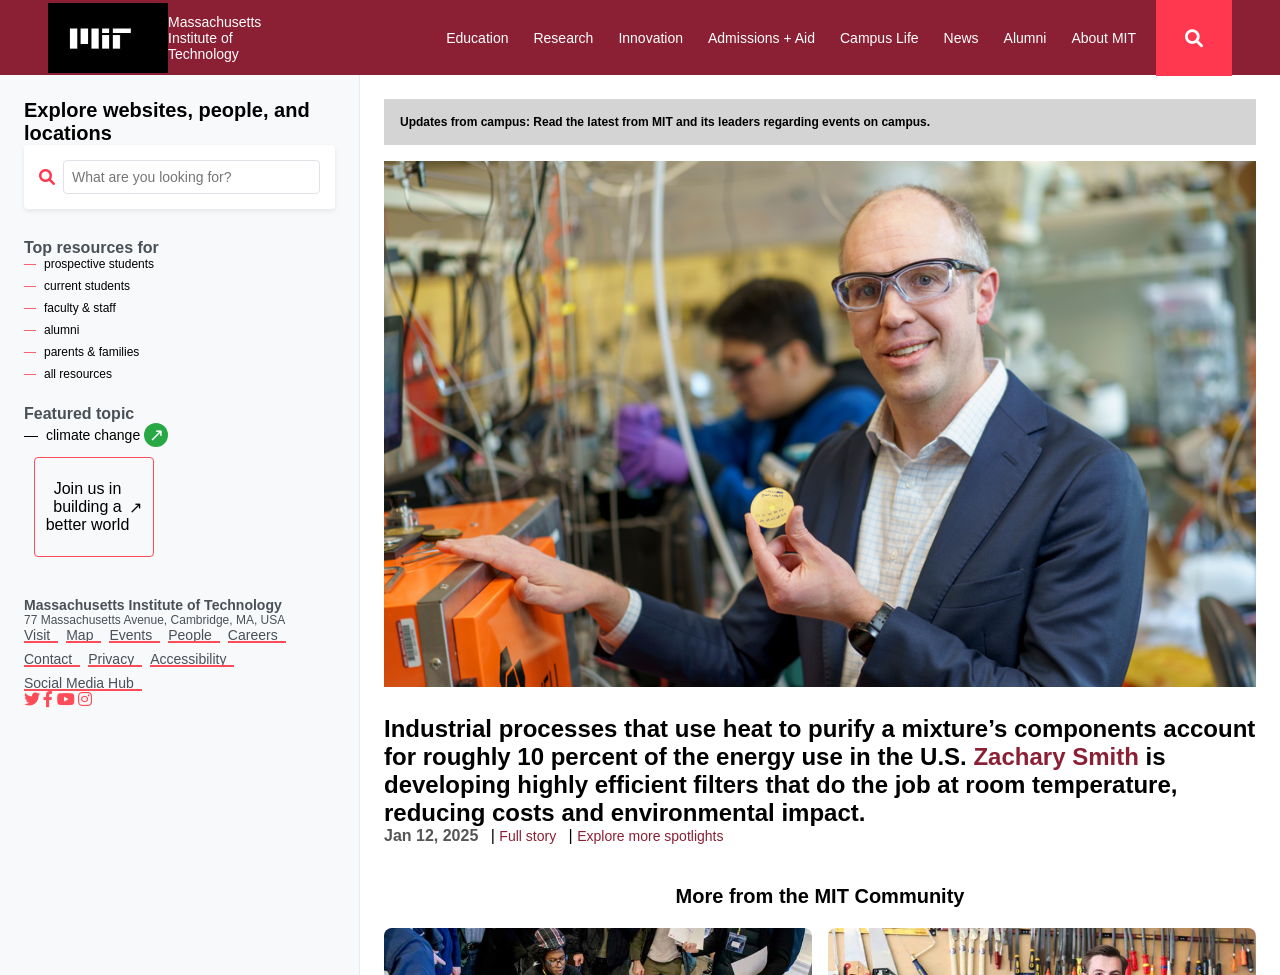
<file: index.html>
<!DOCTYPE html>
<html lang="en">
  <head>
    <meta charset="UTF-8" />
    <meta name="viewport" content="width=device-width, initial-scale=1.0" />
    <title>MIT - Massachusetts Institute of Technology</title>
    <link
      rel="stylesheet"
      href="https://cdnjs.cloudflare.com/ajax/libs/font-awesome/6.0.0-beta3/css/all.min.css"
    />
    <link rel="stylesheet" href="styles.css" />
  </head>
  <body>
    <header>
      <div class="header-content">
        <a href="#" class="logo-container">
          <img src="logo1.jpg" alt="Logo" style="width: 120px; height: 70px">
          <div class="institute-name">
            Massachusetts<br />
            Institute of<br />
            Technology
          </div>
        </a>
        <nav>
          <ul class="nav-links">
            <li><a href="#">Education</a></li>
            <li><a href="#">Research</a></li>
            <li><a href="#">Innovation</a></li>
            <li><a href="#">Admissions + Aid</a></li>
            <li><a href="#">Campus Life</a></li>
            <li><a href="#">News</a></li>
            <li><a href="#">Alumni</a></li>
            <li><a href="#">About MIT</a></li>
          </ul>
          <div class="search-button">
            <i class="fas fa-search"></i>
          </div>
        </nav>
      </div>
    </header>

    <main>
      <aside class="sidebar">
        <h2>Explore websites, people, and locations</h2>
        <div class="search-container">
          <div class="search-wrapper">
            <i class="fas fa-search"></i>
            <input
              type="text"
              class="search-input"
              placeholder="What are you looking for?"
            />
          </div>
        </div>

        <h3 class="section-heading">Top resources for</h3>
        <ul class="resources-list">
          <li>prospective students</li>
          <li>current students</li>
          <li>faculty & staff</li>
          <li>alumni</li>
          <li>parents & families</li>
          <li>all resources</li>
        </ul>

        <h3 class="section-heading">Featured topic</h3>
        <div class="climate-change">
          climate change
          <span class="arrow">↗</span>
        </div>

        <div class="join-button">
          Join us in<br />
          building a<br />
          better world
          <span class="arrow">↗</span>
        </div>

        <!-- Footer Content moved to Sidebar -->
        <div class="footer-content">
          <h3>Massachusetts Institute of Technology</h3>
          <div class="address">77 Massachusetts Avenue, Cambridge, MA, USA</div>
          <div class="footer-links">
            <a href="#">Visit</a>
            <a href="#">Map</a>
            <a href="#">Events</a>
            <a href="#">People</a>
            <a href="#">Careers</a>
            <a href="#">Contact</a>
            <a href="#">Privacy</a>
            <a href="#">Accessibility</a>
            <a href="#">Social Media Hub</a>
          </div>
          <div class="social-media">
            <a href="#"><i class="fab fa-twitter"></i></a>
            <a href="#"><i class="fab fa-facebook-f"></i></a>
            <a href="#"><i class="fab fa-youtube"></i></a>
            <a href="#"><i class="fab fa-instagram"></i></a>
          </div>
        </div>
      </aside>

      <section class="content-area">
        <div class="updates-banner">
          Updates from campus: Read the latest from MIT and its leaders
          regarding events on campus.
        </div>

        <!-- Feature Image -->
        <div class="feature-image-section">
          <img
            src="feature-image.jpg"
            alt="MIT research feature"
            class="feature-image"
          />
        </div>

        <!-- Spotlight Section -->
        <section class="spotlight">
          <h2>
            Industrial processes that use heat to purify a mixture’s components
            account for roughly 10 percent of the energy use in the U.S.
            <span class="highlight">Zachary Smith</span> is developing highly
            efficient filters that do the job at room temperature, reducing
            costs and environmental impact.
          </h2>
          <p></p>
          <div class="spotlight-links">
            <span class="spotlight-date">Jan 12, 2025</span> |
            <a href="#">Full story</a> |
            <a href="#">Explore more spotlights</a>
          </div>
        </section>

        <!-- More from the MIT Community -->
        <section class="community-section">
          <h2 style="text-align: center; margin-top: 20px; margin-bottom: 20px;">More from the MIT Community</h2>


          <div class="community-content">
            <div class="community-item">
              <img src="f1.jpg" alt="Community image 1" />
              <h5>AROUND CAMPUS</h5>
              <p>
                More from the MIT community: About 15 people gather around large
                papers on the floor with symbols on them. Around campus: More
                puzzles, less sleep. The annual three-day MIT Mystery Hunt, a
                tradition since 1981, returns to campus on January 17. Here’s
                how last year’s puzzle marathon played out.
              </p>
            </div>
            <div class="community-item">
              <img src="f2.jpg" alt="Community image 2" />
              <h5>AROUND CAMPUS</h5>
              <p>
                More from the MIT community: About 15 people gather around large
                papers on the floor with symbols on them. Around campus: More
                puzzles, less sleep. The annual three-day MIT Mystery Hunt, a
                tradition since 1981, returns to campus on January 17. Here’s
                how last year’s puzzle marathon played out.
              </p>
            </div>
            <div class="community-item">
              <img src="f3.jpg" alt="Community image 1" />
              <h5>AROUND CAMPUS</h5>
              <p>
                More from the MIT community: About 15 people gather around large
                papers on the floor with symbols on them. Around campus: More
                puzzles, less sleep. The annual three-day MIT Mystery Hunt, a
                tradition since 1981, returns to campus on January 17. Here’s
                how last year’s puzzle marathon played out.
              </p>
            </div>
            <div class="community-item">
              <img src="f4.jpg" alt="Community image 1" />
              <h5>AROUND CAMPUS</h5>
              <p>
                More from the MIT community: About 15 people gather around large
                papers on the floor with symbols on them. Around campus: More
                puzzles, less sleep. The annual three-day MIT Mystery Hunt, a
                tradition since 1981, returns to campus on January 17. Here’s
                how last year’s puzzle marathon played out.
              </p>
            </div>
            <div class="community-item">
              <img src="f5.jpg" alt="Community image 1" />
              <h5>AROUND CAMPUS</h5>
              <p>
                More from the MIT community: About 15 people gather around large
                papers on the floor with symbols on them. Around campus: More
                puzzles, less sleep. The annual three-day MIT Mystery Hunt, a
                tradition since 1981, returns to campus on January 17. Here’s
                how last year’s puzzle marathon played out.
              </p>
            </div>
            <div class="community-item">
              <img src="f6.jpg" alt="Community image 1" />
              <h5>AROUND CAMPUS</h5>
              <p>
                More from the MIT community: About 15 people gather around large
                papers on the floor with symbols on them. Around campus: More
                puzzles, less sleep. The annual three-day MIT Mystery Hunt, a
                tradition since 1981, returns to campus on January 17. Here’s
                how last year’s puzzle marathon played out.
              </p>
            </div>
            <footer class="red-footer">
              <div class="footer-content">
                <p>Want more about MIT? </br>Explore more spotlights, or subscribe to receive daily or weekly doses of MIT in your inbox.</p>
                <button class="subscribe-button">Subscribe</button>
              </div>
            </footer>
          </div>
        </section>
      </section>
    </main>
  </body>
</html>
</file>
<file: styles.css>
/* General Reset */
* {
  margin: 0;
  padding: 0;
  box-sizing: border-box;
}

body {
  font-family: -apple-system, BlinkMacSystemFont, "Segoe UI", Roboto, sans-serif;
  background-color: #f8f9fa;
}

/* ================= HEADER ================= */
header {
  background-color: #8b1f34;
  color: white;
  padding: 0 24px;
  position: sticky;
  top: 0;
  z-index: 1000;
}

.header-content {
  display: flex;
  justify-content: space-between;
  align-items: center;
  max-width: 1400px;
  margin: 0 auto;
  height: 75px;
}

.logo-container {
  display: flex;
  align-items: center;
  text-decoration: none;
  color: white;
}

.institute-name {
  font-size: 14px;
  text-align: start;
}

nav {
  display: flex;
  align-items: center;
}

.nav-links {
  display: flex;
  list-style: none;
  gap: 25px;
}

.nav-links a {
  color: white;
  text-decoration: none;
  font-size: 14px;
}

.nav-links a:hover {
  text-decoration: underline;
}

.search-button {
  background-color: #ff3850;
  padding: 29px;
  display: flex;
  align-items: center;
  justify-content: center;
  cursor: pointer;
  margin-left: 20px;
}

.search-button i {
  font-size: 18px;
  color: white;
}
.header-content {
  display: flex;
  justify-content: space-between;
  align-items: center;
  max-width: 1400px;
  margin: 0 auto;
  height: 75px;
  padding: 0 24px;
}

.nav-links {
  display: flex;
  list-style: none;
  gap: 25px;
  align-items: center;
}

.nav-links a {
  color: white;
  text-decoration: none;
  font-size: 14px;
}

.nav-links a:hover {
  text-decoration: underline;
}

/* Mobile menu button */
.mobile-menu-btn {
  display: none;
  background: none;
  border: none;
  color: white;
  font-size: 24px;
  cursor: pointer;
  padding: 10px;
}

/* More dropdown styles */
.more-dropdown {
  display: none;
  position: relative;
}
.more-dropdown .dropdown-content {
  display: none;
  position: absolute;
  background-color: white;
  border: 1px solid #ddd;
  padding: 10px;
  border-radius: 4px;
  z-index: 1000;
}

.more-dropdown .dropdown-content.show {
  display: block;
}
.more-btn {
  background: none;
  border: none;
  color: white;
  cursor: pointer;
  font-size: 14px;
  display: flex;
  align-items: center;
  gap: 5px;
  padding: 8px 12px;
}

.dropdown-content {
  display: none;
  position: absolute;
  top: 100%;
  right: 0;
  background-color: white;
  min-width: 200px;
  box-shadow: 0 8px 16px rgba(0,0,0,0.1);
  z-index: 1000;
  border-radius: 4px;
}

.dropdown-content li {
  display: block;
}

.dropdown-content a {
  color: #333 !important;
  padding: 12px 16px;
  display: block;
  text-decoration: none;
}

.dropdown-content a:hover {
  background-color: #f5f5f5;
}

/* Mobile navigation overlay */
.mobile-nav-overlay {
  display: none;
  position: fixed;
  top: 0;
  left: 0;
  right: 0;
  bottom: 0;
  background-color: rgba(0,0,0,0.5);
  z-index: 2000;
}

.mobile-nav-content {
  position: fixed;
  top: 0;
  right: -300px;
  width: 300px;
  height: 100%;
  background-color: #8b1f34;
  padding: 20px;
  transition: right 0.3s ease-in-out;
}

.mobile-nav-content.active {
  right: 0;
}

.close-mobile-nav {
  background: none;
  border: none;
  color: white;
  font-size: 24px;
  position: absolute;
  top: 20px;
  right: 20px;
  cursor: pointer;
}

.mobile-nav-links {
  list-style: none;
  padding: 40px 0;
}

.mobile-nav-links li {
  margin: 15px 0;
}

.mobile-nav-links a {
  color: white;
  text-decoration: none;
  font-size: 18px;
  display: block;
  padding: 10px 0;
}
/* ================= MAIN LAYOUT ================= */
main {
  display: flex;
  min-height: calc(100vh - 75px);
}

.sidebar {
  width: 360px;
  padding: 24px;
  background-color: #f8f9fa;
  position: relative;
  border-right: 1px solid #e9ecef;
  max-height: 100vh;
  overflow-y: auto;
}

.sidebar h2 {
  font-size: 20px;
  color: #000;
}

.search-container {
  background: white;
  padding: 15px;
  border-radius: 4px;
  box-shadow: 0 2px 5px rgba(0, 0, 0, 0.08);
  margin-bottom: 30px;
  position: relative;
}

.search-wrapper {
  display: flex;
  align-items: center;
}

.search-container i {
  color: #ff3850;
  margin-right: 8px;
}

.search-input {
  border: 1px solid #dee2e6;
  border-radius: 4px;
  padding: 8px;
  width: 100%;
  font-size: 14px;
}

.section-heading {
  font-size: 16px;
  color: #495057;
  margin-top: 24px;
}

.resources-list {
  list-style: none;
  display: flex;
  flex-wrap: wrap;
  gap: 16px;
  padding: 0;
}

.resources-list li {
  font-size: 12px;
  flex: 1 1 40%;
}

.resources-list li::before {
  content: "—";
  margin-right: 8px;
  color: #FD4D58;
}


.climate-change {
  display: flex;
  align-items: center;
  font-size: 14px;
}

.climate-change::before {
  content: "—";
  margin-right: 8px;
}

.climate-change .arrow {
  color: white;
  background-color: #28a745;
  margin-left: 4px;
  font-size: 18px;
  width: 24px;
  height: 24px;
  display: inline-flex;
  align-items: center;
  justify-content: center;
  border-radius: 50%;
}
.join-button {
  margin-top: 10px;
  font-size: 16px; 
  margin-left: 10px; 
  border: #FD4D58 1px solid;
  width: 120px; /* Set equal width */
  height: 100px; /* Set equal height */
  display: flex; /* Align content inside */
  align-items: center; /* Center vertically */
  justify-content: center; /* Center horizontally */
  text-align: center; /* Ensure text alignment */
  border-radius: 4px; /* Optional: Add slight rounding for visual appeal */
}


.footer-content {
  margin-top: 40px;
  font-size: 12px;
  color: #495057;
}
.footer-content {
  margin-top: 40px;
  font-size: 12px;
  color: #495057;
}

.footer-content h5 {
  margin-bottom: 8px;
}

.footer-links {
  display: flex;
  flex-wrap: wrap;
  gap: 8px;
}

.footer-links a {
  color: #495057;
  text-decoration: none;
  font-size: 14px;
  position: relative;
  padding-right: 8px;
}

.footer-links a:not(:has(i))::after {
  content: "";
  position: absolute;
  bottom: 0;
  left: 0;
  width: 100%;
  height: 2px;
  background-color: #FD4D58; 
}

.footer-links a:hover {
  color: #8b1f34; 
}
.social-media a {
  color: #FD4D58;
  font-size: 16px;
  text-decoration: none; /* Ensure no underline for social media */
}


/* ================= CONTENT AREA ================= */
.content-area {
  flex: 1;
  padding: 24px;
  background-color: white;
  max-height: 100vh;
  overflow-y: auto;
}

.feature-image-section {
  margin: 16px 0;
  width: 100%;
}

.feature-image {
  width: 100%;
  height: auto;
}

.updates-banner {
  background-color: #D4D4D4;
  padding: 16px;
  font-size: 12px;
  color: black;
  font-weight: bold;
}
.updates-banner .highlight {
  color: #000; /* Black text color */
  font-size: 14px;
  text-decoration: underline;
  text-decoration-color: #FF1423; /* Red underline */
  margin-right: 8px;
  font-weight: bold; /* Bold text */
}

/* Spotlight Section */
.spotlight {
  margin-top: 24px;
}

.spotlight-date {
  font-weight: bold;
  color: #555;
  margin-right: 8px;
}

.spotlight h2 {
  font-size: 24px;
  color: #000;
}

.spotlight p {
  font-size: 16px;
  color: #495057;
  line-height: 1.5;
}

.spotlight .highlight {
  color: #8b1f34;
  font-weight: bold;
}

.spotlight-links a {
  color: #8b1f34;
  font-size: 14px;
  text-decoration: none;
  margin-right: 8px;
}

.spotlight-links a:hover {
  text-decoration: underline;
}

/* ================= COMMUNITY SECTION ================= */
.community-section {
  margin-top: 40px;
}

.community-section h2 {
  font-size: 20px;
  color: #000;
  margin-bottom: 16px;
}

.community-content {
  display: flex;
  gap: 16px;
  flex-wrap: wrap;
}

.community-item {
  flex: 1 1 calc(50% - 16px);
  text-align: left;
  margin-bottom: 16px;
}

.community-item img {
  width: 100%;
  height: auto;
  border-radius: 8px;
  margin-bottom: 8px;
}

.community-item p {
  font-size: 14px;
  font-weight: bold;
  line-height: 1.2;
  color: #333;
  margin-top: 12px;
  font-family: 'Arial', sans-serif;
}

/* ================= FOOTER ================= */
.red-footer {
  background-color: #8b1f34;
  color: white;
  display: flex;
  justify-content: flex-start;
  align-items: flex-start;
  width: 100%;
}

.red-footer .footer-content {
  display: flex;
  flex-direction: row;
  text-align: left;
  width: 100%;
  max-width: 1400px;
  gap: 50px;
}

.red-footer p {
  font-size: 19px;
  font-weight: bolder;
  color: white;
  margin: 0 10px 20px 10px;
}

.subscribe-button {
  background-color: #ff3850;
  color: white;
  padding: 12px 24px;
  border: none;
  border-radius: 4px;
  font-size: 14px;
  cursor: pointer;
}

.subscribe-button:hover {
  background-color: #ff2a40;
}

/* ================= RESPONSIVE DESIGN ================= */
/* Large screens (desktops) */
@media screen and (min-width: 1025px) {
  .more-dropdown {
    display: none; /* Hide "More" button on large screens */
  }
  
  .nav-links li {
    display: block !important; /* Show all navigation items */
  }
}

/* Medium screens (tablets) */
@media screen and (max-width: 1024px) {
  .nav-links li:not(.always-show):not(.more-dropdown) {
    display: none; /* Hide additional nav items */
  }
  
  .more-dropdown {
    display: block; /* Show "More" dropdown */
  }
  
  .more-dropdown:hover .dropdown-content {
    display: block; /* Show dropdown content on hover */
  }
}

/* Small screens (mobile) */
@media screen and (max-width: 768px) {
  .header-content {
    justify-content: space-between;
  }

  .mobile-menu-btn {
    display: block; /* Show mobile menu button */
  }
  
  nav {
    display: none; /* Hide main navigation */
  }
  
  .mobile-nav-overlay.show {
    display: block; /* Show mobile overlay when active */
  }

  /* Adjust logo container for mobile */
  .logo-container {
    flex-shrink: 0;
  }
}


@media screen and (min-width: 1200px) { /* Adjust breakpoint as needed */
  .resources-list {
    display: block; /* Change to block layout for larger screens */
  }

  .resources-list li {
    flex: none; /* Override flex behavior */
    margin-bottom: 8px; /* Add spacing between items */
  }
}
@media (max-width: 768px) {
  .red-footer {
    flex-direction: column;
    text-align: center;
  }

  .red-footer p {
    margin-bottom: 10px;
  }

  .community-item {
    flex: 1 1 100%;
  }

  .resources-list li {
    width: 100%;
  }

  .sidebar {
    display: none;
  }

  .main-content {
    width: 100%;
    padding: 10px;
  }

  .search-section {
    width: 100%;
    margin-bottom: 20px;
  }
}

@media screen and (max-width: 1024px) {
  /* Adjust main layout */
  main {
    flex-direction: column;
  }

  /* Hide sidebar content except search */
  .sidebar {
    width: 100%;
    position: static;
    padding: 0;
    border-right: none;
    background-color: white;
    overflow-y: visible;
    height: auto;
  }

  /* Hide all sidebar content except search */
  .sidebar > *:not(.search-container):not(h4) {
    display: none;
  }

  /* Adjust search container styling */
  .search-container {
    margin: 20px;
    max-width: 800px;
    margin-left: auto;
    margin-right: auto;
  }

  .sidebar h4 {
    text-align: center;
    margin: 20px 0 0 0;
  }

  /* Adjust content area */
  .content-area {
    width: 100%;
    max-width: none;
    padding: 20px;
    overflow-y: visible;
    max-height: none;
  }

  /* Adjust community items for better spacing */
  .community-item {
    flex: 1 1 calc(50% - 16px);
  }
}

/* Small screens (mobile) */
@media screen and (max-width: 768px) {
  /* Adjust header for mobile */
  .header-content {
    flex-direction: column;
    height: auto;
    padding: 10px 0;
  }

  .nav-links {
    flex-direction: column;
    align-items: center;
    gap: 15px;
    padding: 15px 0;
  }

  .search-button {
    margin: 15px 0;
    padding: 15px;
  }

  /* Further adjust community items for mobile */
  .community-item {
    flex: 1 1 100%;
  }

  /* Adjust spotlight section */
  .spotlight h2 {
    font-size: 20px;
  }

  /* Adjust footer content */
  .red-footer .footer-content {
    flex-direction: column;
    gap: 20px;
    padding: 20px;
  }

  .subscribe-button {
    width: 100%;
    margin-top: 10px;
  }
}

/* Add smooth transitions */
.sidebar, .content-area, .nav-links {
  transition: all 0.3s ease-in-out;
}
</file>
